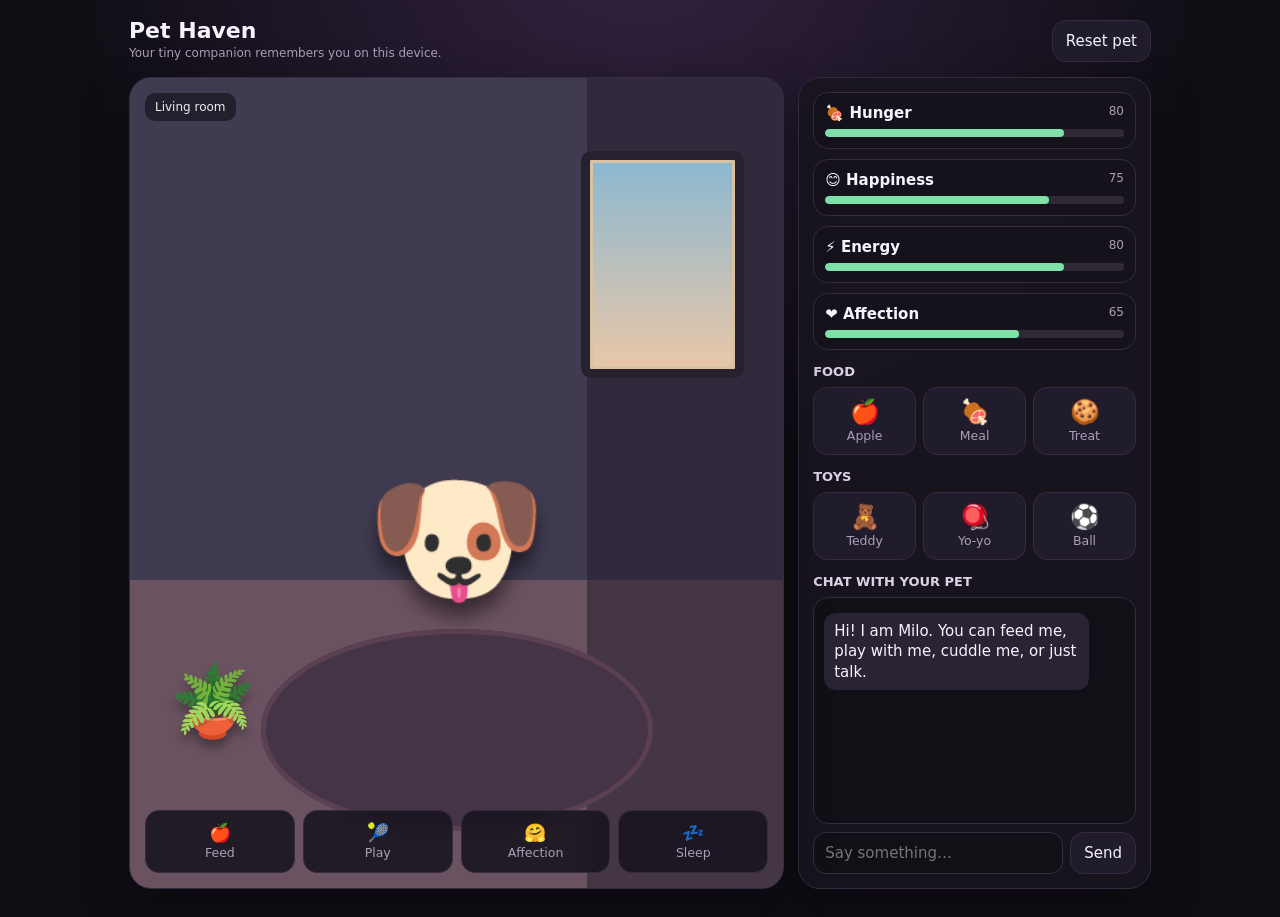
<file: index.html>
<!doctype html>
<html lang="en">
<head>
<meta charset="utf-8">
<meta name="viewport" content="width=device-width,initial-scale=1,viewport-fit=cover">
<meta name="theme-color" content="#17131d">
<title>Pet Haven — Virtual Pet</title>
<style>
:root{--bg:#100e15;--panel:#191620;--panel2:#211c2b;--text:#f7f2ff;--muted:#aaa0b7;--accent:#c9a7ff;--good:#7ee2a8;--warn:#ffd27d;--bad:#ff8f9d;--line:#342c40}*{box-sizing:border-box}body{margin:0;background:radial-gradient(circle at 50% -10%,#342343 0,#100e15 48%);color:var(--text);font:15px system-ui,-apple-system,Segoe UI,sans-serif;min-height:100vh}button,input{font:inherit}button{border:0;color:var(--text);background:var(--panel2);border:1px solid var(--line);border-radius:14px;padding:11px 13px;cursor:pointer;transition:.16s transform,.16s background}button:active{transform:scale(.96)}button:hover{background:#2b2437}.app{max-width:1050px;margin:auto;padding:18px 14px 28px}.top{display:flex;justify-content:space-between;align-items:center;gap:12px;margin-bottom:14px}.brand h1{font-size:22px;margin:0}.brand p{margin:3px 0;color:var(--muted);font-size:12px}.grid{display:grid;grid-template-columns:1.3fr .7fr;gap:14px}.card{background:rgba(25,22,32,.9);border:1px solid var(--line);border-radius:22px;box-shadow:0 16px 50px #0005;overflow:hidden}.room{position:relative;min-height:570px;background:linear-gradient(#403b50 0 62%,#6b5260 62%);overflow:hidden}.room:before{content:"";position:absolute;inset:0;background:radial-gradient(circle at 78% 17%,#fff5 0 5%,transparent 6%),linear-gradient(90deg,transparent 70%,#211b29 70%);opacity:.5}.window{position:absolute;right:6%;top:9%;width:25%;height:28%;border:9px solid #27202f;border-radius:10px;background:linear-gradient(#8bb8d1,#e9c7a8);box-shadow:inset 0 0 0 3px #d9c2a2}.plant{position:absolute;left:6%;bottom:18%;font-size:70px;filter:drop-shadow(0 8px 5px #0005)}.rug{position:absolute;left:20%;right:20%;bottom:7%;height:25%;border-radius:50%;background:#453346;box-shadow:inset 0 0 0 5px #5b4051}.pet-wrap{position:absolute;left:50%;top:55%;transform:translate(-50%,-50%);display:flex;flex-direction:column;align-items:center;z-index:3}.pet{font-size:145px;line-height:1;filter:drop-shadow(0 16px 9px #0007);animation:breathe 2.8s ease-in-out infinite;user-select:none}.pet.happy{animation:hop .55s ease}.pet.sleep{animation:sleep 3s ease-in-out infinite;filter:drop-shadow(0 10px 7px #0005) grayscale(.15)}.pet.eat{animation:eat .7s ease}.bubble{background:#fff;color:#211c2b;padding:9px 13px;border-radius:18px;max-width:230px;text-align:center;margin-bottom:9px;box-shadow:0 8px 20px #0003;opacity:0;transform:translateY(7px);transition:.25s}.bubble.show{opacity:1;transform:none}.room-label{position:absolute;left:15px;top:15px;padding:7px 10px;border-radius:10px;background:#15111caa;color:#eee;font-size:12px;z-index:4}.actions{position:absolute;bottom:15px;left:15px;right:15px;display:grid;grid-template-columns:repeat(4,1fr);gap:8px;z-index:5}.action{background:#17131ddd;backdrop-filter:blur(8px)}.action b{display:block;font-size:18px}.action small{color:var(--muted)}.side{padding:14px}.stats{display:grid;gap:10px}.stat{background:#15121b;border:1px solid var(--line);border-radius:15px;padding:11px}.stat-head{display:flex;justify-content:space-between;margin-bottom:7px}.stat-head span:last-child{color:var(--muted);font-size:12px}.bar{height:8px;background:#302936;border-radius:99px;overflow:hidden}.fill{height:100%;width:50%;border-radius:99px;background:var(--good);transition:width .35s}.section{margin-top:14px}.section h2{font-size:13px;color:#dcd2e5;margin:0 0 8px}.food,.toys{display:grid;grid-template-columns:repeat(3,1fr);gap:7px}.mini{padding:10px 5px;text-align:center}.mini span{font-size:24px;display:block}.mini small{color:var(--muted)}.chat{display:flex;flex-direction:column;height:300px}.messages{flex:1;overflow:auto;padding:10px;background:#121017;border-radius:15px;margin-bottom:8px;border:1px solid var(--line)}.msg{max-width:88%;padding:8px 10px;border-radius:12px;margin:5px 0;line-height:1.35}.petmsg{background:#292334}.usermsg{background:#4b3a61;margin-left:auto}.chatbar{display:flex;gap:7px}.chatbar input{flex:1;background:#121017;color:var(--text);border:1px solid var(--line);border-radius:13px;padding:11px;outline:none}.toast{position:fixed;left:50%;bottom:20px;transform:translate(-50%,20px);opacity:0;background:#eee;color:#17131d;padding:10px 14px;border-radius:12px;box-shadow:0 8px 25px #0006;pointer-events:none;transition:.25s;z-index:20}.toast.show{opacity:1;transform:translate(-50%,0)}@keyframes breathe{50%{transform:translateY(-5px) scale(1.015)}}@keyframes hop{50%{transform:translateY(-35px) rotate(-4deg)}100%{transform:none}}@keyframes sleep{50%{transform:translateY(4px) rotate(2deg);opacity:.8}}@keyframes eat{35%{transform:scale(.92) translateY(5px)}70%{transform:scale(1.06)}}@media(max-width:760px){.grid{grid-template-columns:1fr}.room{min-height:510px}.pet{font-size:125px}.actions{grid-template-columns:repeat(2,1fr)}.top{align-items:flex-start}.side{padding-top:0}}
</style>
</head>
<body>
<div class="app">
<header class="top"><div class="brand"><h1>Pet Haven</h1><p>Your tiny companion remembers you on this device.</p></div><button id="reset">Reset pet</button></header>
<main class="grid">
<section class="card room">
<div class="room-label" id="roomLabel">Living room</div><div class="window"></div><div class="plant">🪴</div><div class="rug"></div>
<div class="pet-wrap"><div class="bubble" id="bubble"></div><div class="pet" id="pet">🐶</div></div>
<div class="actions"><button class="action" onclick="feed('🍎',12,2,2,4)"><b>🍎</b><small>Feed</small></button><button class="action" onclick="play('🎾',4,14,6,8)"><b>🎾</b><small>Play</small></button><button class="action" onclick="petPet()"><b>🤗</b><small>Affection</small></button><button class="action" onclick="sleepPet()"><b>💤</b><small>Sleep</small></button></div>
</section>
<aside class="card side">
<div class="stats"><div class="stat"><div class="stat-head"><b>🍖 Hunger</b><span id="hungerV">80</span></div><div class="bar"><div class="fill" id="hunger"></div></div></div><div class="stat"><div class="stat-head"><b>😊 Happiness</b><span id="happyV">75</span></div><div class="bar"><div class="fill" id="happy"></div></div></div><div class="stat"><div class="stat-head"><b>⚡ Energy</b><span id="energyV">80</span></div><div class="bar"><div class="fill" id="energy"></div></div></div><div class="stat"><div class="stat-head"><b>❤️ Affection</b><span id="affectionV">65</span></div><div class="bar"><div class="fill" id="affection"></div></div></div></div>
<div class="section"><h2>FOOD</h2><div class="food"><button class="mini" onclick="feed('🍎',12,2,2,4)"><span>🍎</span><small>Apple</small></button><button class="mini" onclick="feed('🍖',20,4,1,6)"><span>🍖</span><small>Meal</small></button><button class="mini" onclick="feed('🍪',8,8,-2,3)"><span>🍪</span><small>Treat</small></button></div></div>
<div class="section"><h2>TOYS</h2><div class="toys"><button class="mini" onclick="play('🧸',3,12,5,7)"><span>🧸</span><small>Teddy</small></button><button class="mini" onclick="play('🪀',2,10,5,6)"><span>🪀</span><small>Yo-yo</small></button><button class="mini" onclick="play('⚽',1,15,7,8)"><span>⚽</span><small>Ball</small></button></div></div>
<div class="section chat"><h2>CHAT WITH YOUR PET</h2><div class="messages" id="messages"></div><div class="chatbar"><input id="chatInput" placeholder="Say something…" maxlength="120"><button onclick="sendChat()">Send</button></div></div>
</aside></main></div><div class="toast" id="toast"></div>
<script>
const KEY='pet-haven-v1';
const fresh={hunger:80,happy:75,energy:80,affection:65,last:Date.now(),name:'Milo',sleeping:false};
let state=JSON.parse(localStorage.getItem(KEY)||'null')||fresh;
const $=id=>document.getElementById(id);const clamp=n=>Math.max(0,Math.min(100,Math.round(n)));
function save(){state.last=Date.now();localStorage.setItem(KEY,JSON.stringify(state));render()}
function applyOffline(){let mins=Math.min(720,(Date.now()-state.last)/60000);if(mins<1)return;state.hunger=clamp(state.hunger-mins*.7);state.happy=clamp(state.happy-mins*.35);state.energy=clamp(state.energy+(state.sleeping?mins*.8:-mins*.25));state.affection=clamp(state.affection-mins*.12);state.sleeping=false}
function render(){for(const k of ['hunger','happy','energy','affection']){$(k+'V').textContent=state[k];$(k).style.width=state[k]+'%'}$('pet').className='pet'+(state.sleeping?' sleep':'')}
function actionClass(c){$('pet').className='pet '+c;setTimeout(render,700)}
function say(t){$('bubble').textContent=t;$('bubble').classList.add('show');clearTimeout(window.bt);window.bt=setTimeout(()=>$('bubble').classList.remove('show'),2800)}
function toast(t){$('toast').textContent=t;$('toast').classList.add('show');clearTimeout(window.tt);window.tt=setTimeout(()=>$('toast').classList.remove('show'),1800)}
function feed(icon,h,hap,e,a){state.hunger=clamp(state.hunger+h);state.happy=clamp(state.happy+hap);state.energy=clamp(state.energy+e);state.affection=clamp(state.affection+a);state.sleeping=false;actionClass('eat');say(icon+' Yum! Thank you!');toast('Fed '+state.name);save()}
function play(icon,hap,e,a){if(state.energy<8){say('I am too tired to play… 💤');return}state.hunger=clamp(state.hunger-3);state.happy=clamp(state.happy+hap);state.energy=clamp(state.energy-e);state.affection=clamp(state.affection+a);state.sleeping=false;actionClass('happy');say(icon+' That was fun!');save()}
function petPet(){state.affection=clamp(state.affection+12);state.happy=clamp(state.happy+5);state.energy=clamp(state.energy-1);actionClass('happy');say('I love you! ❤️');save()}
function sleepPet(){state.sleeping=!state.sleeping;if(state.sleeping){say('Good night… zzz 💤');$('roomLabel').textContent='Bedroom mode'}else{say('I feel refreshed! ☀️');$('roomLabel').textContent='Living room'}save()}
function addMsg(text,who){const d=document.createElement('div');d.className='msg '+(who==='user'?'usermsg':'petmsg');d.textContent=text;$('messages').appendChild(d);$('messages').scrollTop=$('messages').scrollHeight}
function reply(text){const t=text.toLowerCase();let r=t.includes('hello')||t.includes('hi')?'Hi! I was waiting for you! 🐾':t.includes('love')?'I love spending time with you. ❤️':t.includes('sad')?'Come here. We can have a quiet moment together.':t.includes('hungry')?'Actually… a snack sounds amazing. 🍖':t.includes('play')?'YES! Pick a toy! 🎾':t.includes('sleep')?'A cozy nap sounds perfect. 💤':t.includes('good morning')?'Good morning! Let’s make today a good one. ☀️':t.includes('name')?'I am Milo, your little buddy!':t.includes('how are')?`I feel ${state.happy>70?'great':'a little moody'} and my energy is ${state.energy}.`:'I am listening. Tell me more!';addMsg(r,'pet');say(r);state.affection=clamp(state.affection+2);save()}
function sendChat(){const i=$('chatInput'),t=i.value.trim();if(!t)return;addMsg(t,'user');i.value='';setTimeout(()=>reply(t),350)}
$('chatInput').addEventListener('keydown',e=>{if(e.key==='Enter')sendChat()});$('reset').onclick=()=>{if(confirm('Start over with a new pet state?')){state={...fresh,last:Date.now()};localStorage.setItem(KEY,JSON.stringify(state));$('messages').innerHTML='';addMsg('I am here! Let’s be friends. 🐾','pet');say('Hello! I am Milo!');render()}};
applyOffline();render();addMsg('Hi! I am Milo. You can feed me, play with me, cuddle me, or just talk.','pet');
setInterval(()=>{if(state.sleeping){state.energy=clamp(state.energy+1);state.hunger=clamp(state.hunger-.15)}else{state.hunger=clamp(state.hunger-.35);state.happy=clamp(state.happy-.12);state.energy=clamp(state.energy-.18)}state.affection=clamp(state.affection-.04);localStorage.setItem(KEY,JSON.stringify({...state,last:Date.now()}));render()},60000);
</script></body></html>
</file>
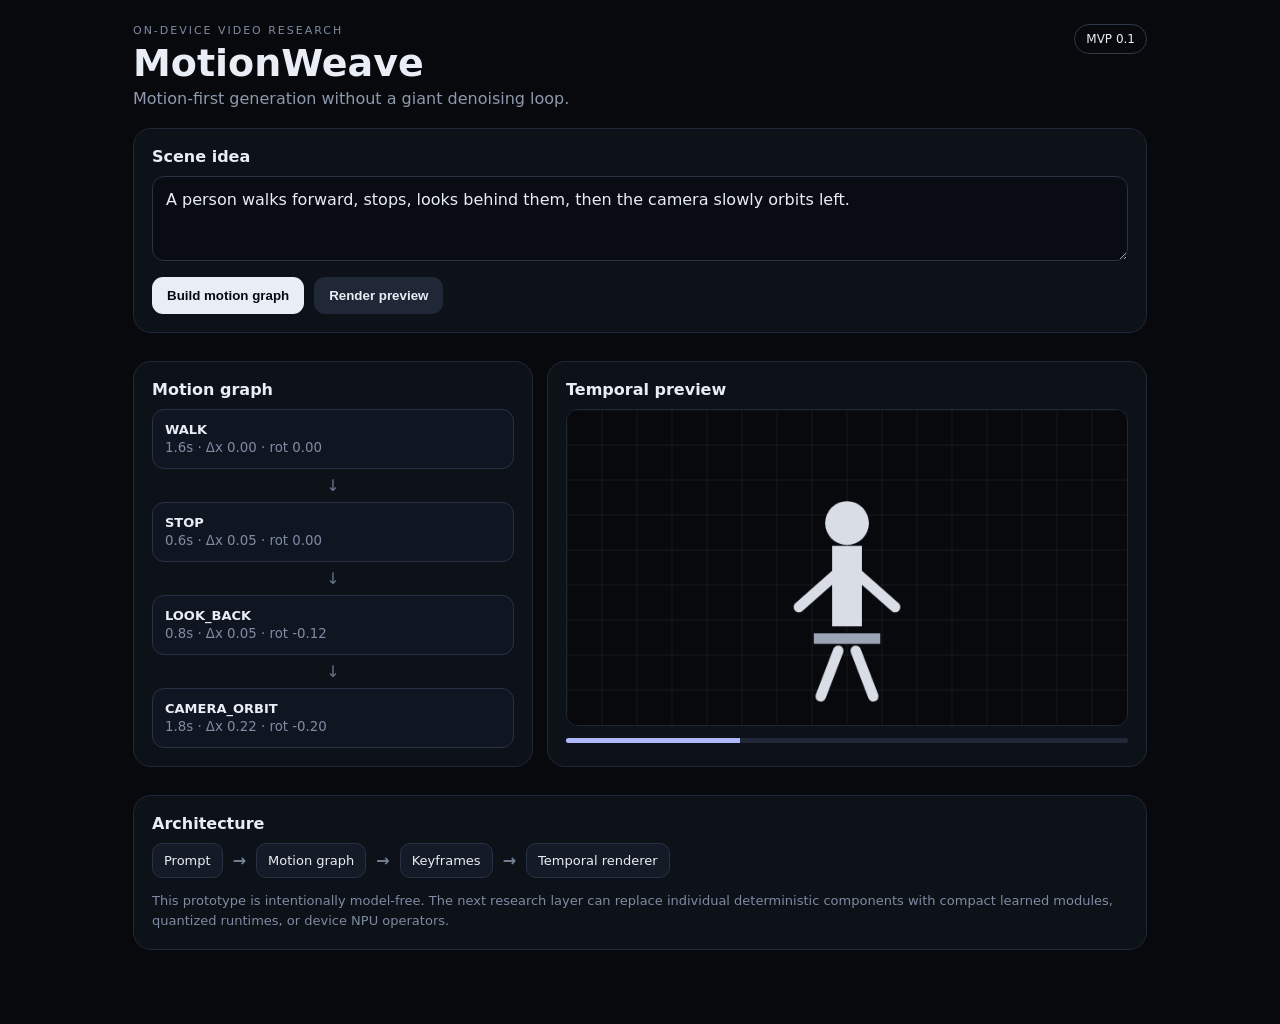
<file: android/app/src/main/assets/index.html>
<!doctype html>
<html lang="en">
<head>
  <meta charset="utf-8">
  <meta name="viewport" content="width=device-width,initial-scale=1,viewport-fit=cover">
  <title>MotionWeave</title>
  <link rel="stylesheet" href="styles.css">
</head>
<body>
  <main class="app">
    <header>
      <div>
        <div class="eyebrow">ON-DEVICE VIDEO RESEARCH</div>
        <h1>MotionWeave</h1>
        <p class="sub">Motion-first generation without a giant denoising loop.</p>
      </div>
      <span class="badge">MVP 0.1</span>
    </header>

    <section class="card prompt-card">
      <label for="prompt">Scene idea</label>
      <textarea id="prompt" rows="3">A person walks forward, stops, looks behind them, then the camera slowly orbits left.</textarea>
      <div class="row">
        <button id="plan">Build motion graph</button>
        <button id="render" class="secondary">Render preview</button>
      </div>
    </section>

    <section class="grid">
      <div class="card">
        <div class="section-title">Motion graph</div>
        <div id="graph" class="graph"></div>
      </div>
      <div class="card preview-card">
        <div class="section-title">Temporal preview</div>
        <canvas id="preview" width="640" height="360"></canvas>
        <div class="timeline"><div id="playhead"></div></div>
      </div>
    </section>

    <section class="card">
      <div class="section-title">Architecture</div>
      <div class="pipeline">
        <span>Prompt</span><b>→</b><span>Motion graph</span><b>→</b><span>Keyframes</span><b>→</b><span>Temporal renderer</span>
      </div>
      <p class="note">This prototype is intentionally model-free. The next research layer can replace individual deterministic components with compact learned modules, quantized runtimes, or device NPU operators.</p>
    </section>
  </main>
  <script src="app.js"></script>
</body>
</html>
</file>
<file: android/app/src/main/assets/styles.css>
*{box-sizing:border-box}html,body{margin:0;background:#07090d;color:#e9edf5;font-family:system-ui,-apple-system,sans-serif}body{min-height:100vh}.app{max-width:1050px;margin:auto;padding:24px 18px 60px}header{display:flex;justify-content:space-between;gap:16px;align-items:flex-start;margin-bottom:20px}.eyebrow{font-size:11px;letter-spacing:.18em;color:#7f8ba3}h1{font-size:38px;margin:4px 0}.sub{color:#8f9aae;margin:0}.badge{border:1px solid #30394a;border-radius:999px;padding:7px 11px;font-size:12px}.card{background:#0d1118;border:1px solid #202838;border-radius:18px;padding:18px;margin:14px 0}.prompt-card label,.section-title{display:block;font-weight:700;margin-bottom:10px}textarea{width:100%;resize:vertical;border:1px solid #2a3343;background:#090c12;color:#e9edf5;border-radius:12px;padding:13px;font:inherit;outline:none}textarea:focus{border-color:#6d7cff}.row{display:flex;gap:10px;margin-top:12px;flex-wrap:wrap}button{border:0;border-radius:11px;padding:11px 15px;background:#e9edf5;color:#080a0f;font-weight:700}button.secondary{background:#202838;color:#e9edf5}.grid{display:grid;grid-template-columns:.8fr 1.2fr;gap:14px}.graph{display:flex;flex-direction:column;gap:7px}.node{padding:12px;border:1px solid #283246;background:#101621;border-radius:12px}.node strong{display:block;font-size:13px}.node small{color:#7f8ba3}.arrow{text-align:center;color:#68758d}.preview-card canvas{width:100%;display:block;border-radius:12px;border:1px solid #202838;background:#07090d}.timeline{height:5px;background:#202838;margin-top:12px;border-radius:99px;overflow:hidden}.timeline div{height:100%;background:#aeb8ff;width:0}.pipeline{display:flex;align-items:center;gap:10px;flex-wrap:wrap}.pipeline span{padding:9px 11px;background:#141b27;border:1px solid #283246;border-radius:10px;font-size:13px}.pipeline b{color:#77849b}.note{color:#7f8ba3;line-height:1.55;font-size:13px;margin-bottom:0}@media(max-width:760px){.grid{grid-template-columns:1fr}h1{font-size:32px}.app{padding:16px 12px 40px}}
</file>
